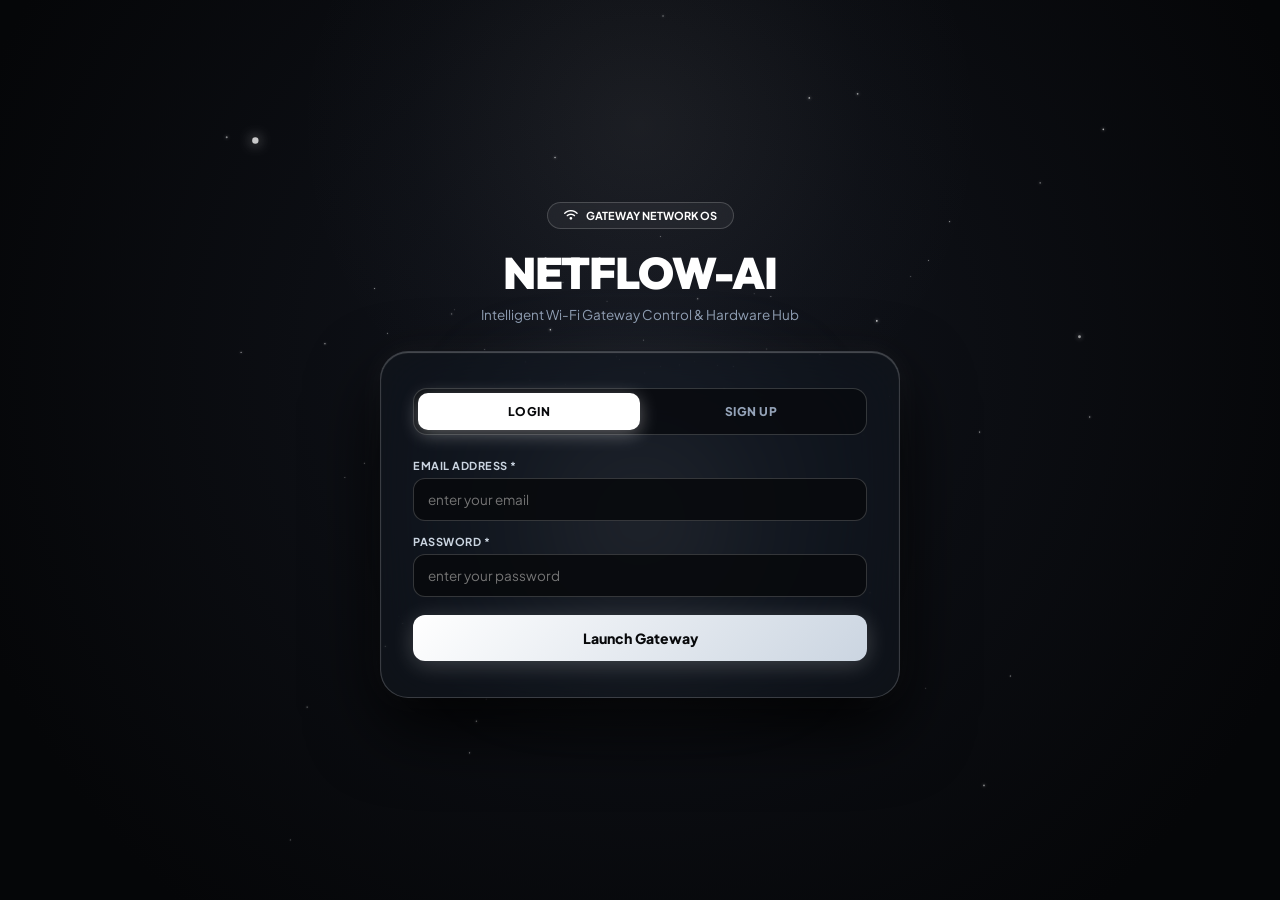
<file: ADMIN_DASHBOARD/templates/login.html>
<!DOCTYPE html>
<html lang="en">
<head>
    <meta charset="UTF-8">
    <meta name="viewport" content="width=device-width, initial-scale=1.0">
    <title>NetFlow AI - Secure Gateway</title>
    <link href="https://cdnjs.cloudflare.com/ajax/libs/font-awesome/6.4.0/css/all.min.css" rel="stylesheet">
    <link href="https://fonts.googleapis.com/css2?family=Outfit:wght@600;800;900&family=Plus+Jakarta+Sans:wght@400;500;600;700;800&display=swap" rel="stylesheet">
    
    <style>
        :root {
            --bg-dark: #050608;
            --glass-bg: rgba(18, 22, 29, 0.65);
            --glass-border: rgba(255, 255, 255, 0.18);
            --text-main: #f8fafc;
            --text-muted: #94a3b8;
            --error-red: #ef4444;
        }

        * {
            margin: 0;
            padding: 0;
            box-sizing: border-box;
            font-family: 'Plus Jakarta Sans', sans-serif;
        }

        body {
            background: radial-gradient(circle at 50% 40%, #12151d 0%, #050608 85%);
            color: var(--text-main);
            min-height: 100vh;
            overflow-x: hidden;
            position: relative;
            display: flex;
            justify-content: center;
            align-items: center;
            padding: 30px 20px;
            perspective: 1000px;
        }

        #spaceCanvas {
            position: fixed;
            inset: 0;
            z-index: 0;
            pointer-events: none;
        }

        .space-nebula {
            position: fixed;
            top: -100px;
            left: 50%;
            transform: translateX(-50%);
            width: 800px;
            height: 450px;
            background: radial-gradient(circle, rgba(255, 255, 255, 0.06) 0%, rgba(148, 163, 184, 0.02) 50%, transparent 75%);
            pointer-events: none;
            z-index: 1;
        }

        .splash-overlay {
            position: fixed;
            inset: 0;
            background: #050608;
            display: flex;
            flex-direction: column;
            justify-content: center;
            align-items: center;
            z-index: 99;
            animation: splashFadeOut 0.8s ease 3.5s forwards;
        }

        .wifi-svg-box {
            position: relative;
            width: 120px;
            height: 100px;
            display: flex;
            justify-content: center;
            align-items: center;
            margin-bottom: 24px;
        }

        .glow-aura {
            position: absolute;
            width: 100px;
            height: 100px;
            background: radial-gradient(circle, rgba(255, 255, 255, 0.9) 0%, transparent 70%);
            border-radius: 50%;
            filter: blur(25px);
            animation: auraGlow 2.5s infinite alternate ease-in-out;
        }

        .wifi-svg {
            width: 90px;
            height: 90px;
            position: relative;
            z-index: 2;
            overflow: visible;
        }

        .wifi-part {
            fill: none;
            stroke: #ffffff;
            stroke-linecap: round;
            opacity: 0.15;
            animation: wifiConnectSeq 2.2s infinite ease-in-out;
        }

        .wifi-dot-part {
            fill: #ffffff;
            stroke: none;
            opacity: 0.2;
            animation: wifiDotSeq 2.2s infinite ease-in-out;
        }

        .wifi-line-1 { animation-delay: 0.3s; }
        .wifi-line-2 { animation-delay: 0.6s; }
        .wifi-line-3 { animation-delay: 0.9s; }

        @keyframes auraGlow {
            0% { opacity: 0.3; transform: scale(0.8); }
            100% { opacity: 0.9; transform: scale(1.3); }
        }

        @keyframes wifiDotSeq {
            0%, 15% { opacity: 0.2; }
            20%, 90% { opacity: 1; filter: drop-shadow(0 0 12px #ffffff); }
            100% { opacity: 0.2; }
        }

        @keyframes wifiConnectSeq {
            0%, 20% { opacity: 0.15; stroke-width: 5; }
            35%, 85% { stroke-width: 6; opacity: 1; filter: drop-shadow(0 0 15px #ffffff); }
            100% { opacity: 0.15; stroke-width: 5; }
        }

        .splash-title {
            font-family: 'Outfit', sans-serif;
            font-size: 42px;
            font-weight: 900;
            background: linear-gradient(135deg, #ffffff 0%, #94a3b8 100%);
            -webkit-background-clip: text;
            background-clip: text;
            -webkit-text-fill-color: transparent;
            text-transform: uppercase;
            animation: titleFadeIn 1.2s ease 0.5s forwards;
            opacity: 0;
        }

        .splash-subtitle {
            font-size: 11px;
            color: var(--text-muted);
            margin-top: 8px;
            letter-spacing: 2.5px;
            text-transform: uppercase;
            font-weight: 700;
            animation: titleFadeIn 1.2s ease 0.8s forwards;
            opacity: 0;
        }

        @keyframes titleFadeIn { to { opacity: 1; } }
        @keyframes splashFadeOut { to { opacity: 0; visibility: hidden; } }

        .auth-container {
            position: relative;
            z-index: 10;
            width: 100%;
            max-width: 520px;
            text-align: center;
        }

        .hero-badge {
            display: inline-flex;
            align-items: center;
            gap: 8px;
            background: rgba(255, 255, 255, 0.05);
            border: 1px solid var(--glass-border);
            padding: 6px 16px;
            border-radius: 20px;
            font-size: 11px;
            font-weight: 700;
            color: #ffffff;
            margin-bottom: 16px;
            backdrop-filter: blur(10px);
            text-transform: uppercase;
        }

        .hero-title {
            font-family: 'Outfit', sans-serif;
            font-size: 44px;
            font-weight: 900;
            color: #ffffff;
            letter-spacing: -1px;
            text-transform: uppercase;
        }

        .hero-subtitle {
            color: var(--text-muted);
            font-size: 13.5px;
            margin-top: 6px;
            margin-bottom: 28px;
        }

        .card-wrapper {
            position: relative;
            width: 100%;
        }

        .card-backglow {
            position: absolute;
            inset: -15px;
            background: radial-gradient(circle, rgba(255, 255, 255, 0.22) 0%, rgba(148, 163, 184, 0.08) 45%, transparent 75%);
            border-radius: 36px;
            filter: blur(28px);
            z-index: 1;
            pointer-events: none;
            animation: backglowPulse 2.5s infinite alternate ease-in-out;
        }

        @keyframes backglowPulse {
            0% { opacity: 0.5; transform: scale(0.97); }
            100% { opacity: 1; transform: scale(1.03); }
        }

        .auth-card {
            position: relative;
            z-index: 2;
            background: var(--glass-bg);
            backdrop-filter: blur(32px) saturate(190%);
            -webkit-backdrop-filter: blur(32px) saturate(190%);
            border: 1px solid var(--glass-border);
            border-radius: 28px;
            padding: 36px 32px;
            box-shadow: 0 30px 70px rgba(0, 0, 0, 0.9), 
                        inset 0 1px 1px rgba(255, 255, 255, 0.25),
                        0 0 30px rgba(255, 255, 255, 0.05);
            transform-style: preserve-3d;
            transition: transform 0.2s ease-out;
        }

        .auth-tabs {
            display: flex;
            background: rgba(8, 10, 14, 0.8);
            border: 1px solid var(--glass-border);
            padding: 4px;
            border-radius: 14px;
            margin-bottom: 24px;
        }

        .tab-btn {
            flex: 1;
            background: transparent;
            border: none;
            color: var(--text-muted);
            padding: 11px;
            border-radius: 10px;
            font-weight: 800;
            font-size: 12px;
            cursor: pointer;
            transition: 0.3s;
            letter-spacing: 0.5px;
        }

        .tab-btn.active {
            background: #ffffff;
            color: #08090b;
            box-shadow: 0 4px 18px rgba(255, 255, 255, 0.35);
        }

        .form-grid {
            display: grid;
            grid-template-columns: 1fr 1fr;
            gap: 14px;
            text-align: left;
        }

        .full-width { grid-column: span 2; }

        .form-group label {
            display: block;
            font-size: 11px;
            font-weight: 700;
            color: #cbd5e1;
            margin-bottom: 6px;
            text-transform: uppercase;
            letter-spacing: 0.5px;
        }

        .input-box {
            width: 100%;
            background: rgba(8, 10, 14, 0.9);
            border: 1px solid var(--glass-border);
            color: #ffffff;
            padding: 12px 14px;
            border-radius: 12px;
            font-size: 13.5px;
            outline: none;
            transition: 0.3s;
        }

        .input-box:focus {
            border-color: #ffffff;
            box-shadow: 0 0 18px rgba(255, 255, 255, 0.3);
        }

        select.input-box option {
            background: #0d1117;
            color: #fff;
        }

        .signup-field { display: none; }

        .age-warning {
            display: none;
            background: rgba(239, 68, 68, 0.12);
            border: 1px solid var(--error-red);
            color: #fca5a5;
            font-size: 12px;
            padding: 10px 14px;
            border-radius: 10px;
            margin-top: 10px;
            text-align: left;
            font-weight: 600;
        }

        .btn-submit {
            width: 100%;
            background: linear-gradient(135deg, #ffffff 0%, #cbd5e1 100%);
            color: #08090b;
            border: none;
            padding: 14px;
            border-radius: 12px;
            font-weight: 800;
            font-size: 14px;
            cursor: pointer;
            transition: 0.3s;
            margin-top: 18px;
            box-shadow: 0 4px 22px rgba(255, 255, 255, 0.2);
        }

        .btn-submit:hover {
            opacity: 0.95;
            transform: translateY(-1px);
            box-shadow: 0 6px 30px rgba(255, 255, 255, 0.4);
        }
    </style>
</head>
<body>

    <div class="space-nebula"></div>
    <canvas id="spaceCanvas"></canvas>

    <div class="splash-overlay">
        <div class="wifi-svg-box">
            <div class="glow-aura"></div>
            <svg class="wifi-svg" viewBox="0 0 100 100">
                <circle class="wifi-dot-part" cx="50" cy="80" r="5" />
                <path class="wifi-part wifi-line-1" d="M 36 66 A 20 20 0 0 1 64 66" />
                <path class="wifi-part wifi-line-2" d="M 22 52 A 38 38 0 0 1 78 52" />
                <path class="wifi-part wifi-line-3" d="M 8 38 A 56 56 0 0 1 92 38" />
            </svg>
        </div>
        <div class="splash-title">NETFLOW-AI</div>
        <div class="splash-subtitle">Hardware Network Gateway Active</div>
    </div>

    <div class="auth-container">
        <div class="hero-badge"><i class="fa-solid fa-wifi"></i> GATEWAY NETWORK OS</div>
        <h1 class="hero-title">NETFLOW-AI</h1>
        <p class="hero-subtitle">Intelligent Wi-Fi Gateway Control & Hardware Hub</p>

        <div class="card-wrapper">
            <div class="card-backglow"></div>

            <div class="auth-card" id="tiltCard">
                <div class="auth-tabs">
                    <button type="button" class="tab-btn active" id="loginTab" onclick="switchMode('login')">LOGIN</button>
                    <button type="button" class="tab-btn" id="signupTab" onclick="switchMode('signup')">SIGN UP</button>
                </div>

                <form id="authForm" onsubmit="handleAuthSubmit(event)">
                    <div class="form-grid">
                        
                        <div class="form-group signup-field">
                            <label>Owner Name *</label>
                            <input type="text" id="ownerName" name="name" class="input-box" placeholder="Full Name">
                        </div>

                        <div class="form-group signup-field">
                            <label>Phone Number *</label>
                            <input type="tel" id="phone" name="phone" class="input-box" placeholder="+91 XXXXX XXXXX">
                        </div>

                        <div class="form-group signup-field">
                            <label>Location *</label>
                            <input type="text" id="location" name="location" class="input-box" placeholder="enter your location">
                        </div>

                        <div class="form-group signup-field">
                            <label>Organization Type *</label>
                            <select id="orgType" name="org_type" class="input-box">
                                <option value="College">College / Campus</option>
                                <option value="School">School</option>
                                <option value="Office">Corporate Office</option>
                                <option value="Hostel">Hostel Network</option>
                            </select>
                        </div>

                        <div class="form-group signup-field full-width">
                            <label>Number of Hotspots / Routers *</label>
                            <input type="number" id="routersCount" name="routers_count" class="input-box" placeholder="e.g. 1" min="1" max="10" value="1">
                        </div>

                        <div class="form-group full-width">
                            <label>Email Address *</label>
                            <input type="email" id="email" name="email" class="input-box" placeholder="enter your email" required>
                        </div>

                        <div class="form-group full-width">
                            <label>Password *</label>
                            <input type="password" id="password" name="password" class="input-box" placeholder="enter your password" required>
                        </div>

                    </div>

                    <div id="ageWarning" class="age-warning"></div>

                    <button type="submit" class="btn-submit" id="submitBtn">Launch Gateway</button>
                </form>
            </div>
        </div>
    </div>

    <script>
        let currentMode = 'login';

        const canvas = document.getElementById('spaceCanvas');
        const ctx = canvas.getContext('2d');

        function resize() {
            canvas.width = window.innerWidth;
            canvas.height = window.innerHeight;
        }
        window.addEventListener('resize', resize);
        resize();

        const NUM_STARS = 160;
        const stars = Array.from({ length: NUM_STARS }, () => ({
            x: Math.random() * canvas.width,
            y: Math.random() * canvas.height,
            z: Math.random() * canvas.width,
            radius: Math.random() * 0.9 + 0.3,
            speed: Math.random() * 1.5 + 0.6,
            opacity: Math.random() * 0.7 + 0.3,
            twinkle: Math.random() * 0.05
        }));

        function drawSpace() {
            ctx.clearRect(0, 0, canvas.width, canvas.height);
            stars.forEach(s => {
                s.z -= s.speed;
                if (s.z <= 0) {
                    s.z = canvas.width;
                    s.x = Math.random() * canvas.width;
                    s.y = Math.random() * canvas.height;
                }
                const k = 250 / s.z;
                const px = (s.x - canvas.width / 2) * k + canvas.width / 2;
                const py = (s.y - canvas.height / 2) * k + canvas.height / 2;

                if (px >= 0 && px <= canvas.width && py >= 0 && py <= canvas.height) {
                    s.opacity += Math.sin(Date.now() * 0.003 + s.x) * 0.01;
                    const clampedOpacity = Math.max(0.2, Math.min(1, s.opacity));
                    const currentRadius = Math.max(0.4, s.radius * k);

                    ctx.beginPath();
                    ctx.arc(px, py, currentRadius, 0, Math.PI * 2);
                    ctx.fillStyle = `rgba(255, 255, 255, ${clampedOpacity})`;
                    ctx.shadowBlur = currentRadius * 4;
                    ctx.shadowColor = '#ffffff';
                    ctx.fill();
                }
            });
            requestAnimationFrame(drawSpace);
        }
        drawSpace();

        const tiltCard = document.getElementById('tiltCard');
        document.addEventListener('mousemove', (e) => {
            const x = (window.innerWidth / 2 - e.pageX) / 45;
            const y = (window.innerHeight / 2 - e.pageY) / 45;
            tiltCard.style.transform = `rotateY(${-x}deg) rotateX(${y}deg)`;
        });

        function switchMode(mode) {
            currentMode = mode;
            document.getElementById('loginTab').classList.toggle('active', mode === 'login');
            document.getElementById('signupTab').classList.toggle('active', mode === 'signup');
            
            document.querySelectorAll('.signup-field').forEach(el => {
                el.style.display = mode === 'signup' ? 'block' : 'none';
            });

            document.getElementById('submitBtn').innerText = mode === 'signup' ? 'Create Account' : 'Launch Gateway';
            document.getElementById('ageWarning').style.display = 'none';
        }

        async function handleAuthSubmit(event) {
            event.preventDefault();
            const email = document.getElementById('email').value.trim();
            const password = document.getElementById('password').value.trim();

            if (currentMode === 'signup') {
                const name = document.getElementById('ownerName').value.trim();
                const phone = document.getElementById('phone').value.trim();
                const location = document.getElementById('location').value.trim();
                const org_type = document.getElementById('orgType').value;
                const routers_count = document.getElementById('routersCount').value;

                if (!name || !phone || !location) {
                    alert('Please fill all mandatory fields!');
                    return;
                }

                try {
                    const response = await fetch('/api/signup', {
                        method: 'POST',
                        headers: { 'Content-Type': 'application/json' },
                        body: JSON.stringify({ name, phone, location, org_type, routers_count, email, password })
                    });
                    const resData = await response.json();
                    if (resData.success) {
                        window.location.href = '/owner_setup';
                    } else {
                        alert(resData.message || 'Signup failed!');
                    }
                } catch (e) {
                    alert('Backend Server connect avaledhu!');
                }
            } else {
                try {
                    const response = await fetch('/api/login', {
                        method: 'POST',
                        headers: { 'Content-Type': 'application/json' },
                        body: JSON.stringify({ email, password })
                    });
                    const resData = await response.json();
                    if (resData.success) {
                        window.location.href = '/dashboard';
                    } else {
                        alert(resData.message || 'Invalid Credentials!');
                    }
                } catch (e) {
                    alert('Backend Server connect avaledhu!');
                }
            }
        }
    </script>
</body>
</html>
</file>
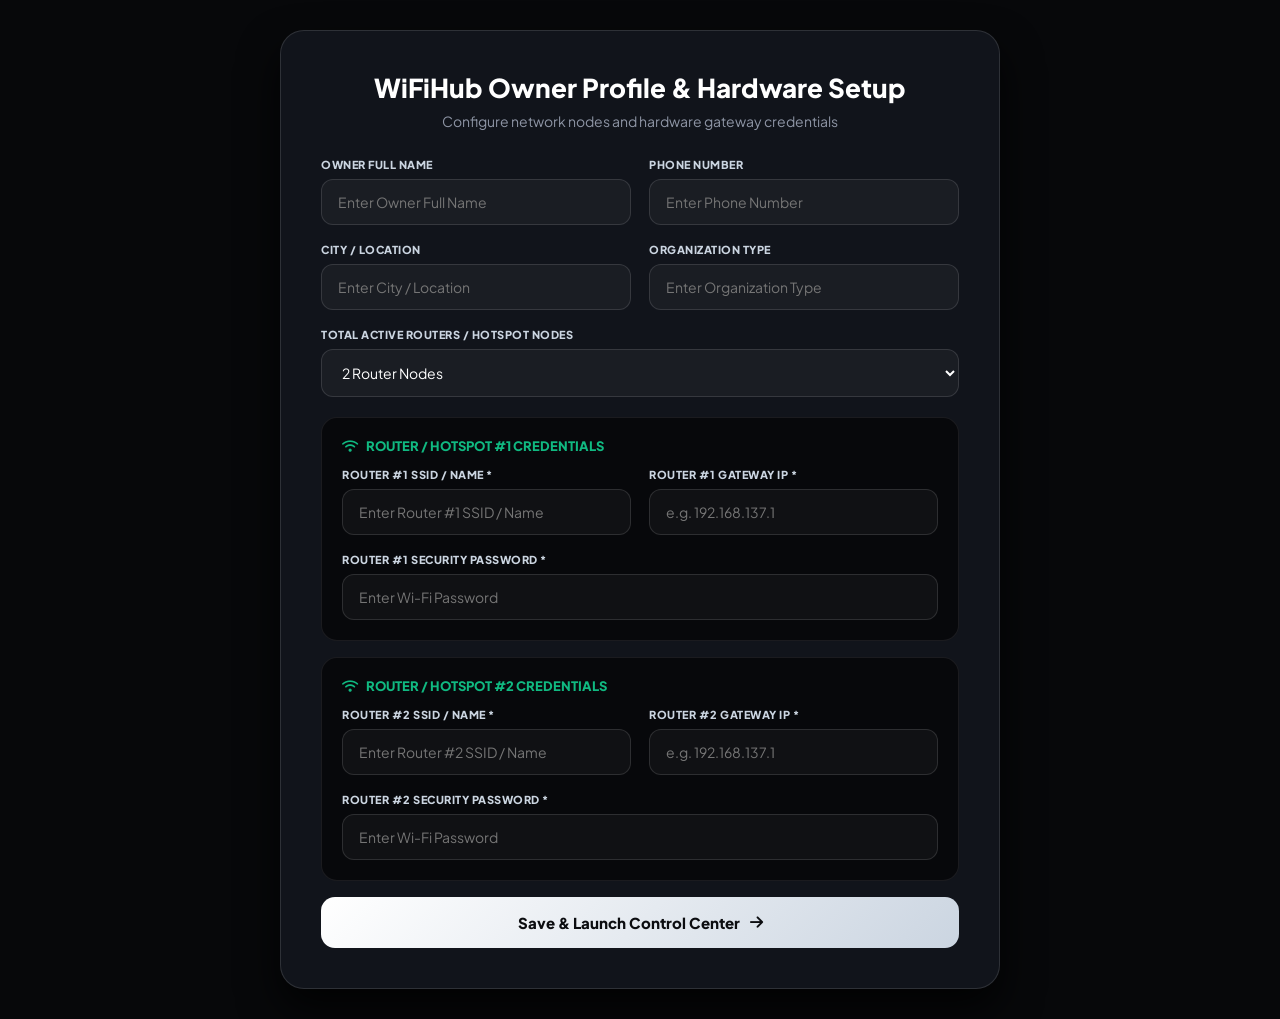
<file: ADMIN_DASHBOARD/templates/owner_setup.html>
<!DOCTYPE html>
<html lang="en">
<head>
    <meta charset="UTF-8">
    <meta name="viewport" content="width=device-width, initial-scale=1.0">
    <title>NETFLOW-AI - Owner Setup</title>
    <link href="https://cdnjs.cloudflare.com/ajax/libs/font-awesome/6.4.0/css/all.min.css" rel="stylesheet">
    <link href="https://fonts.googleapis.com/css2?family=Plus+Jakarta+Sans:wght@400;500;600;700;800&display=swap" rel="stylesheet">
    <style>
        :root {
            --bg-dark: #07080a;
            --card-glass: rgba(18, 22, 29, 0.95);
            --border-silver: rgba(255, 255, 255, 0.12);
            --text-main: #f8fafc;
            --text-muted: #8e95a5;
        }

        * { margin: 0; padding: 0; box-sizing: border-box; font-family: 'Plus Jakarta Sans', sans-serif; }
        body { background: var(--bg-dark); color: var(--text-main); min-height: 100vh; display: flex; align-items: center; justify-content: center; padding: 30px 20px; }

        .setup-card {
            background: var(--card-glass);
            border: 1px solid var(--border-silver);
            border-radius: 24px;
            padding: 40px;
            width: 100%;
            max-width: 720px;
            box-shadow: 0 20px 40px rgba(0, 0, 0, 0.8);
        }

        .setup-header { text-align: center; margin-bottom: 28px; }
        .setup-header h2 { font-size: 26px; font-weight: 800; color: #fff; margin-bottom: 8px; }
        .setup-header p { font-size: 14px; color: var(--text-muted); }

        .form-grid { display: grid; grid-template-columns: 1fr 1fr; gap: 18px; margin-bottom: 20px; }
        .full-width { grid-column: span 2; }

        .form-group { display: flex; flex-direction: column; gap: 8px; }
        .form-group label { font-size: 11px; font-weight: 800; color: #cbd5e1; text-transform: uppercase; letter-spacing: 0.5px; }
        
        .form-control {
            background: rgba(255, 255, 255, 0.04);
            border: 1px solid var(--border-silver);
            color: #fff;
            padding: 13px 16px;
            border-radius: 12px;
            font-size: 14px;
            outline: none;
            transition: 0.3s;
        }

        .form-control:focus {
            border-color: #ffffff;
            background: rgba(255, 255, 255, 0.08);
        }

        select.form-control option { background: #0e1217; color: #fff; }

        .router-block {
            background: rgba(5, 6, 8, 0.8);
            border: 1px solid rgba(255, 255, 255, 0.08);
            border-radius: 16px;
            padding: 20px;
            margin-bottom: 16px;
            display: flex;
            flex-direction: column;
            gap: 14px;
        }

        .router-block-title {
            font-size: 13px;
            font-weight: 800;
            color: #10b981;
            display: flex;
            align-items: center;
            gap: 8px;
            text-transform: uppercase;
        }

        .btn-submit {
            width: 100%;
            background: linear-gradient(135deg, #ffffff 0%, #cbd5e1 100%);
            color: #0c0d10;
            padding: 16px;
            border-radius: 14px;
            font-weight: 800;
            font-size: 15px;
            border: none;
            cursor: pointer;
            display: flex;
            align-items: center;
            justify-content: center;
            gap: 10px;
            margin-top: 10px;
            transition: 0.3s;
        }

        .btn-submit:hover { opacity: 0.9; transform: translateY(-1px); }
    </style>
</head>
<body>

    <div class="setup-card">
        <div class="setup-header">
            <h2>WiFiHub Owner Profile & Hardware Setup</h2>
            <p>Configure network nodes and hardware gateway credentials</p>
        </div>

        <form id="setupForm" onsubmit="saveSetupDetails(event)">
            <div class="form-grid">
                <div class="form-group">
                    <label>Owner Full Name</label>
                    <input type="text" id="ownerName" class="form-control" placeholder="Enter Owner Full Name" required>
                </div>

                <div class="form-group">
                    <label>Phone Number</label>
                    <input type="text" id="ownerPhone" class="form-control" placeholder="Enter Phone Number" required>
                </div>

                <div class="form-group">
                    <label>City / Location</label>
                    <input type="text" id="ownerCity" class="form-control" placeholder="Enter City / Location" required>
                </div>

                <div class="form-group">
                    <label>Organization Type</label>
                    <input type="text" id="orgType" class="form-control" placeholder="Enter Organization Type" required>
                </div>

                <div class="form-group full-width">
                    <label>Total Active Routers / Hotspot Nodes</label>
                    <select id="routersCountSelect" class="form-control" onchange="generateRouterFields()">
                        <option value="1">1 Router / Hotspot Node</option>
                        <option value="2" selected>2 Router Nodes</option>
                        <option value="3">3 Router Nodes</option>
                        <option value="4">4 Router Nodes</option>
                    </select>
                </div>
            </div>

            <!-- Dynamic Router Inputs -->
            <div id="routerFieldsContainer"></div>

            <button type="submit" class="btn-submit">
                Save & Launch Control Center <i class="fa-solid fa-arrow-right"></i>
            </button>
        </form>
    </div>

    <script>
        function generateRouterFields() {
            const count = parseInt(document.getElementById('routersCountSelect').value);
            const container = document.getElementById('routerFieldsContainer');
            container.innerHTML = '';

            for (let i = 1; i <= count; i++) {
                const block = document.createElement('div');
                block.className = 'router-block';

                block.innerHTML = `
                    <div class="router-block-title">
                        <i class="fa-solid fa-wifi"></i> Router / Hotspot #${i} Credentials
                    </div>
                    <div class="form-grid" style="margin-bottom: 0;">
                        <div class="form-group">
                            <label>Router #${i} SSID / Name *</label>
                            <input type="text" id="router_ssid_${i}" class="form-control" placeholder="Enter Router #${i} SSID / Name" required>
                        </div>
                        <div class="form-group">
                            <label>Router #${i} Gateway IP *</label>
                            <input type="text" id="router_ip_${i}" class="form-control" placeholder="e.g. 192.168.137.1" required>
                        </div>
                        <div class="form-group full-width">
                            <label>Router #${i} Security Password *</label>
                            <input type="password" id="router_pwd_${i}" class="form-control" placeholder="Enter Wi-Fi Password" required>
                        </div>
                    </div>
                `;
                container.appendChild(block);
            }
        }

        async function saveSetupDetails(event) {
            event.preventDefault();
            const count = parseInt(document.getElementById('routersCountSelect').value);
            const routers = [];

            for (let i = 1; i <= count; i++) {
                routers.push({
                    name: document.getElementById(`router_ssid_${i}`).value,
                    ip: document.getElementById(`router_ip_${i}`).value,
                    password: document.getElementById(`router_pwd_${i}`).value
                });
            }

            const payload = {
                name: document.getElementById('ownerName').value,
                phone: document.getElementById('ownerPhone').value,
                city: document.getElementById('ownerCity').value,
                org_type: document.getElementById('orgType').value,
                routers: routers
            };

            try {
                const response = await fetch('/api/save_setup', {
                    method: 'POST',
                    headers: { 'Content-Type': 'application/json' },
                    body: JSON.stringify(payload)
                });
                const res = await response.json();
                if (res.success) {
                    window.location.href = '/dashboard';
                } else {
                    alert('Save failed: ' + res.message);
                }
            } catch (e) {
                // Direct fallback redirect
                window.location.href = '/dashboard';
            }
        }

        window.onload = generateRouterFields;
    </script>
</body>
</html>
</file>
